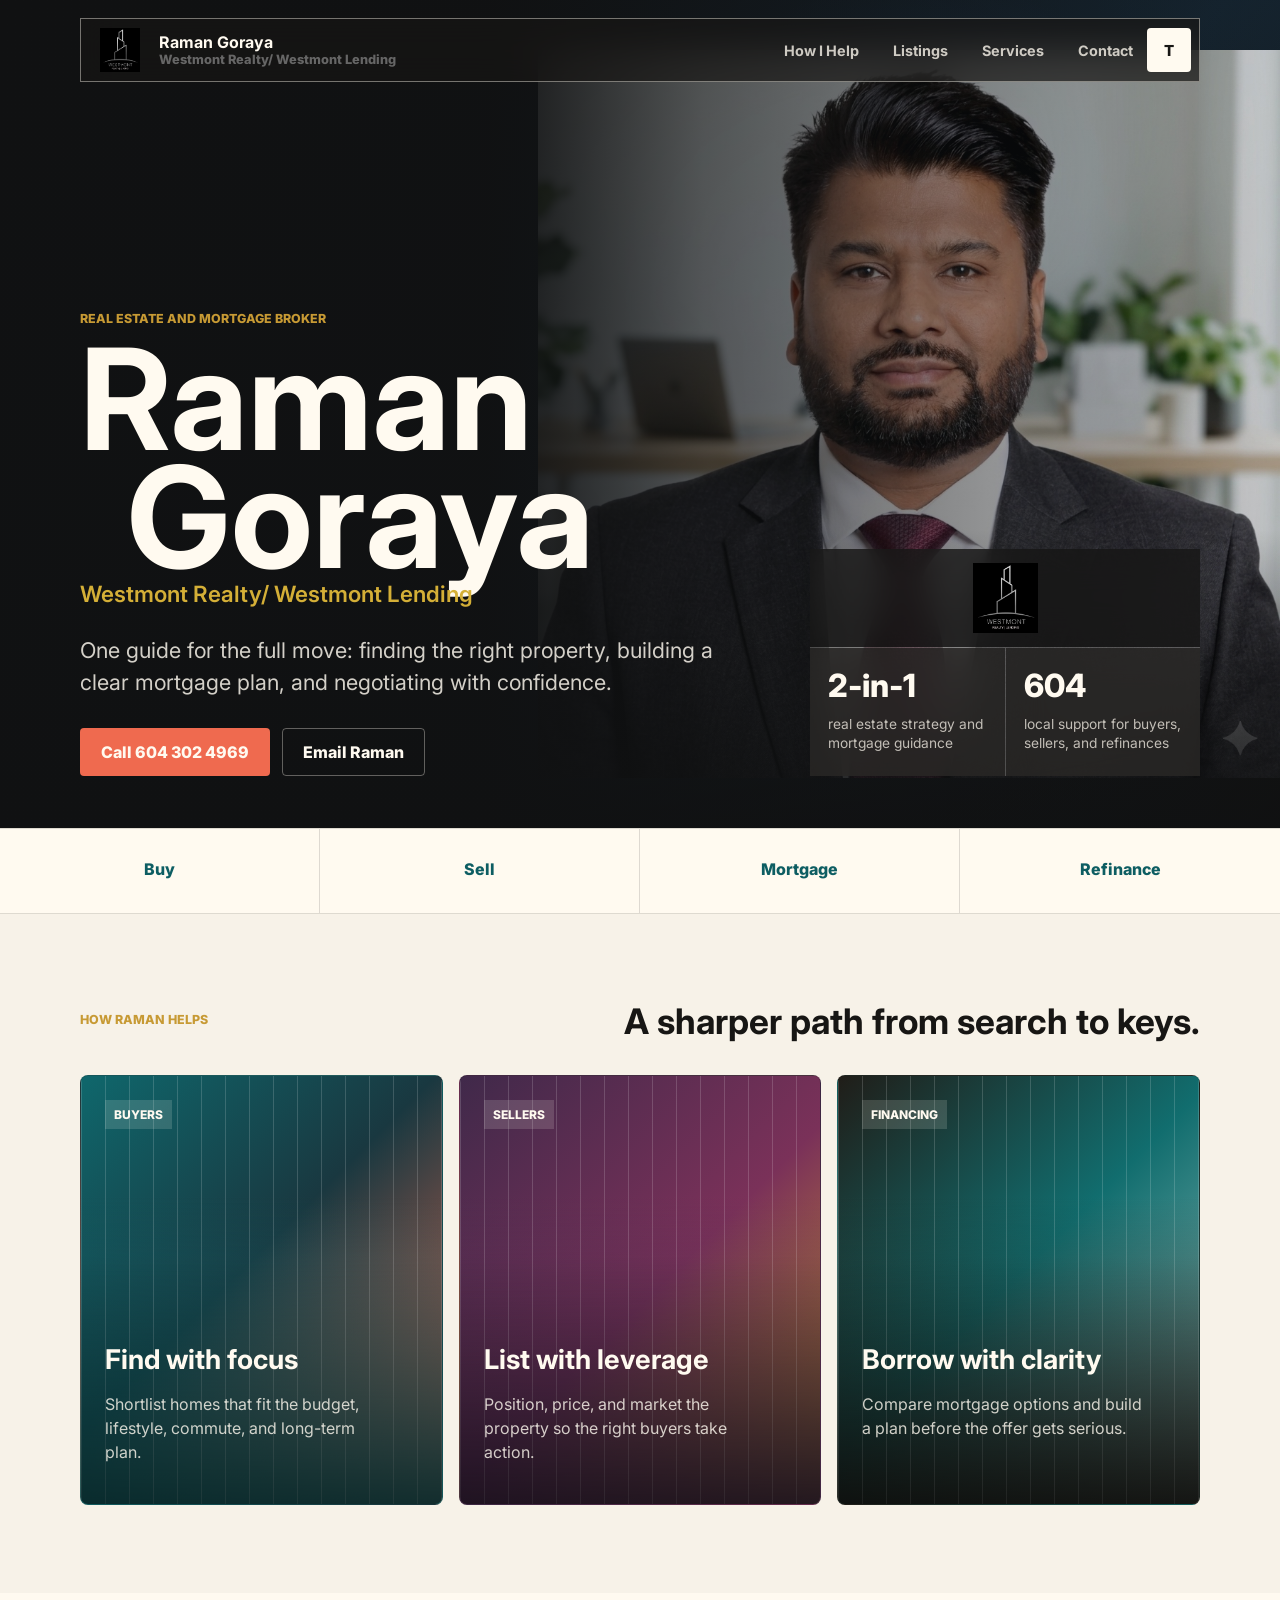
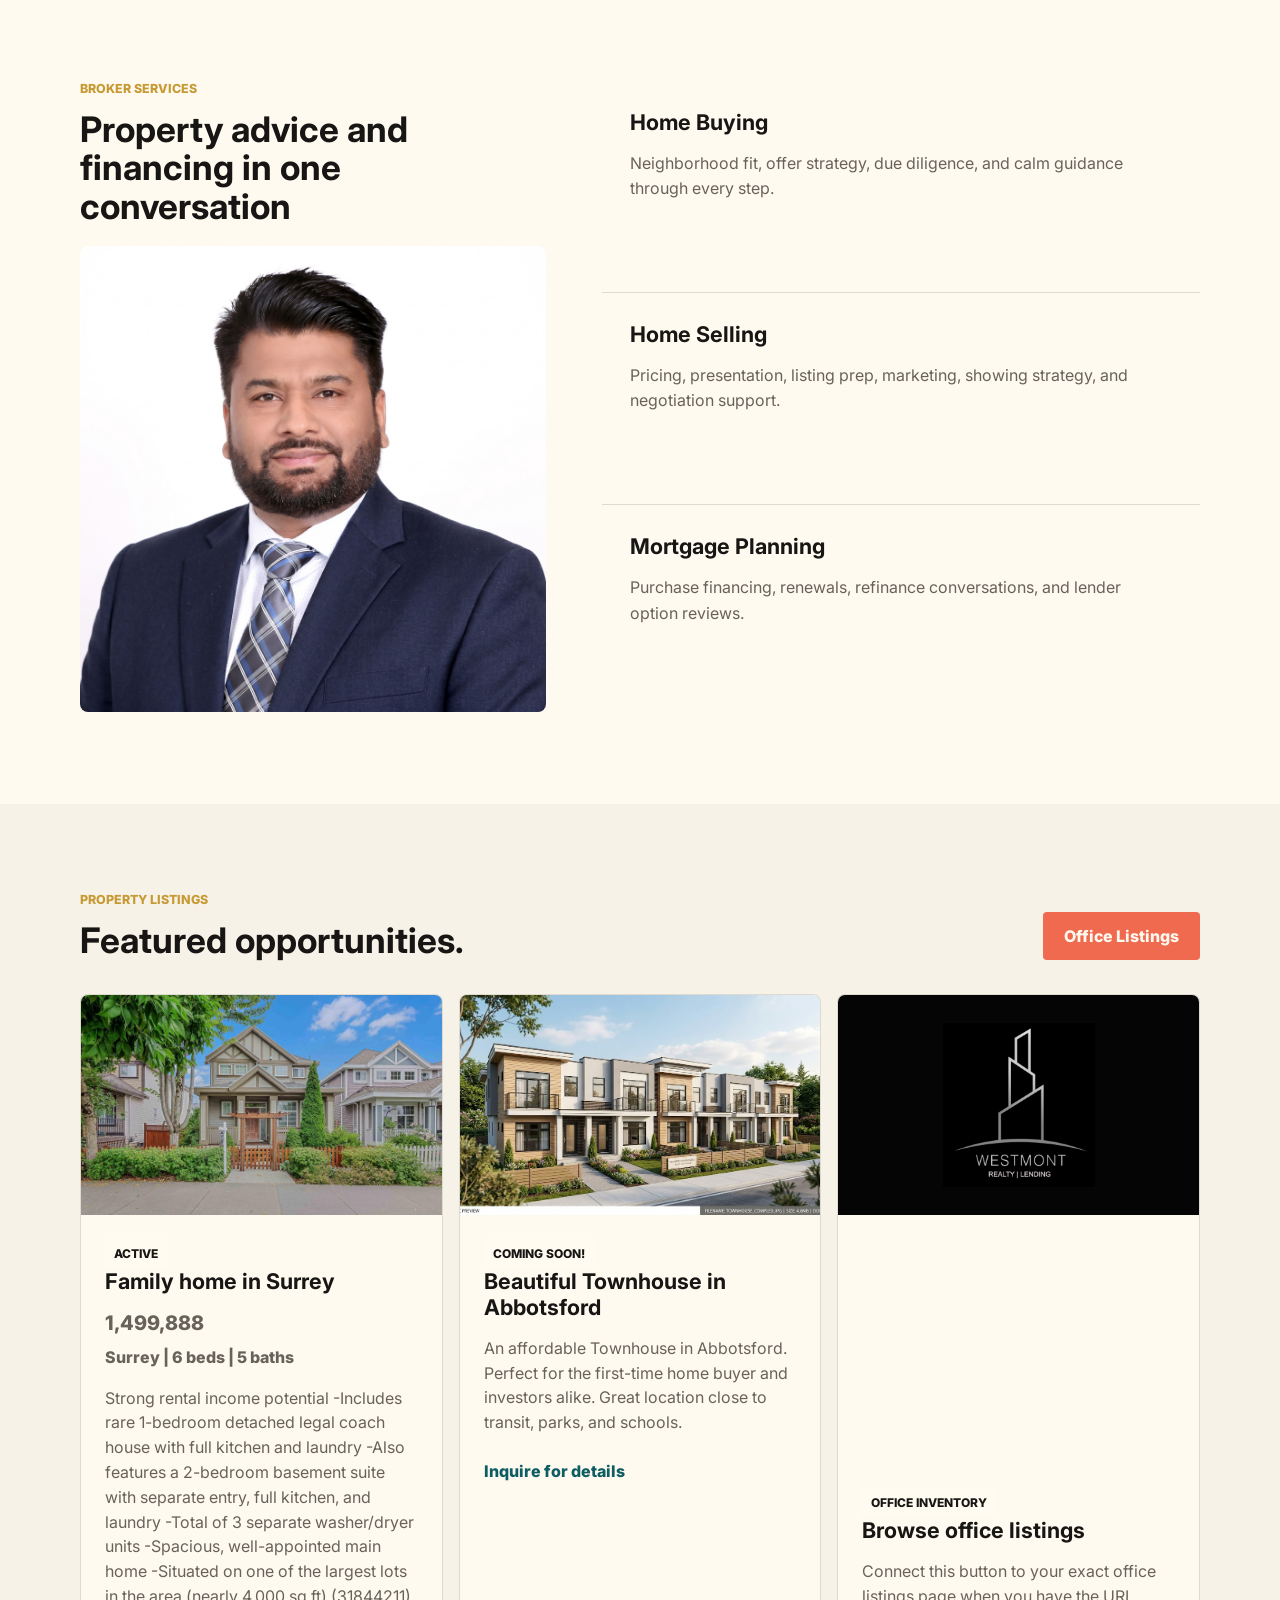
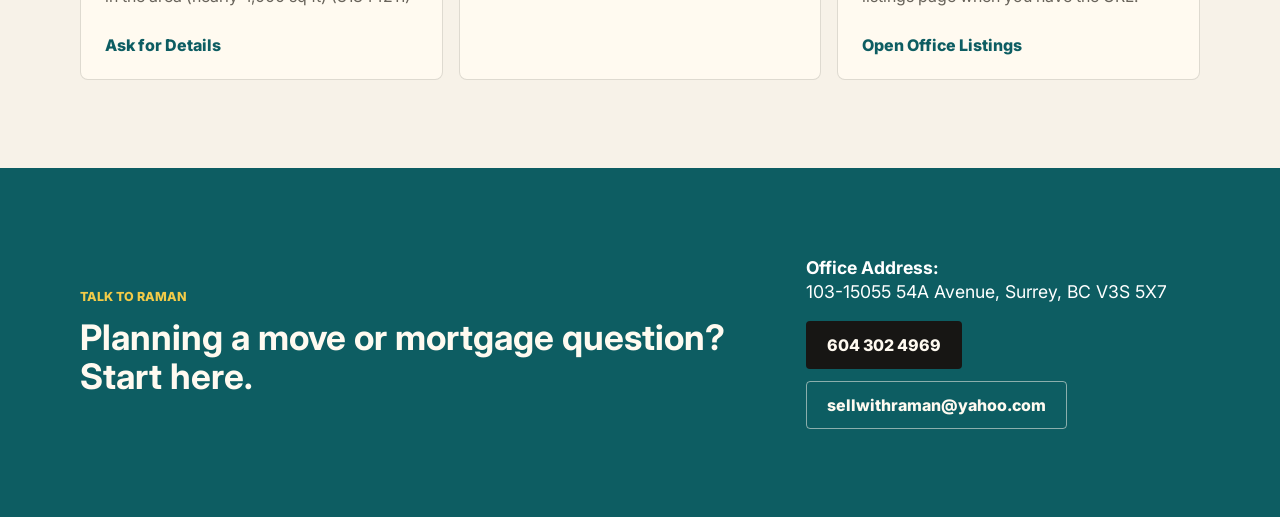
<file: index.html>
<!doctype html>
<html lang="en">
  <head>
    <meta charset="utf-8" />
    <meta name="viewport" content="width=device-width, initial-scale=1" />
    <title>Raman Goraya | Real Estate & Mortgage Broker</title>
    <link rel="preconnect" href="https://fonts.googleapis.com" />
    <link rel="preconnect" href="https://fonts.gstatic.com" crossorigin />
    <link href="https://fonts.googleapis.com/css2?family=Inter:wght@400;500;600;700;800&display=swap" rel="stylesheet" />
    <link rel="stylesheet" href="styles.css?v=3" />
    <link rel="icon" type="image/png" href="logo.png" />
  </head>
  <body>
    <main class="site-shell">
      <nav class="topbar" aria-label="Main navigation">
        <a class="brand" href="#" aria-label="Raman Goraya home" style="display: flex; align-items: center; gap: 12px; text-decoration: none;">
          <img class="brand-logo" src="logo.png" alt="" />
          <div style="display: flex; flex-direction: column; line-height: 1.2;">
            <span style="font-weight: 700; color: inherit;">Raman Goraya</span>
            <span style="font-size: 0.8rem; color: #666;">Westmont Realty/ Westmont Lending</span>
          </div>
        </a>
        <div class="nav-links">
          <a href="#work">How I Help</a>
          <a href="#listings">Listings</a>
          <a href="#services">Services</a>
          <a href="#contact">Contact</a>
        </div>
        <button class="icon-button" type="button" aria-label="Change theme" title="Change theme">
          <span aria-hidden="true">T</span>
        </button>
      </nav>

      <section class="hero" aria-labelledby="hero-title">
        <div class="hero-media">
          <img src="raman-image1.jpg?v=2" alt="Raman Goraya" />
        </div>
        <div class="hero-copy">
          <p class="eyebrow">Real estate and mortgage broker</p>
        <h1 id="hero-title" style="margin-bottom: 4px; display: flex; flex-direction: column; align-items: flex-start;">
  <span>Raman</span>
  <span style="padding-left: 2.95rem;">Goraya</span>
</h1>
          <p style="font-size: 1.4rem; font-weight: 600; color: #d4af37; margin-top: 0; margin-bottom: 16px;">Westmont Realty/ Westmont Lending</p>
          <p class="hero-text">
            One guide for the full move: finding the right property, building a clear mortgage plan, and negotiating with confidence.
          </p>
          <div class="hero-actions">
            <a class="button primary" href="tel:16043024969">Call 604 302 4969</a>
            <a class="button secondary" href="mailto:sellwithraman@yahoo.com">Email Raman</a>
          </div>
        </div>
        <aside class="signal-panel" aria-label="Broker highlights">
          <img class="panel-logo" src="logo.png" alt="Westmont Realty Lending" />
          <div>
            <span class="metric">2-in-1</span>
            <span class="metric-label">real estate strategy and mortgage guidance</span>
          </div>
          <div>
            <span class="metric">604</span>
            <span class="metric-label">local support for buyers, sellers, and refinances</span>
          </div>
        </aside>
      </section>

      <section class="ticker" aria-label="Capabilities">
        <span>Buy</span>
        <span>Sell</span>
        <span>Mortgage</span>
        <span>Refinance</span>
      </section>

      <section id="work" class="work-section" aria-labelledby="work-title">
        <div class="section-heading">
          <p class="eyebrow">How Raman helps</p>
          <h2 id="work-title">A sharper path from search to keys.</h2>
        </div>
        <div class="work-grid">
          <article class="work-card color-a">
            <span class="card-kicker">Buyers</span>
            <h3>Find with focus</h3>
            <p>Shortlist homes that fit the budget, lifestyle, commute, and long-term plan.</p>
          </article>
          <article class="work-card color-b">
            <span class="card-kicker">Sellers</span>
            <h3>List with leverage</h3>
            <p>Position, price, and market the property so the right buyers take action.</p>
          </article>
          <article class="work-card color-c">
            <span class="card-kicker">Financing</span>
            <h3>Borrow with clarity</h3>
            <p>Compare mortgage options and build a plan before the offer gets serious.</p>
          </article>
        </div>
      </section>

      <section id="services" class="split-section" aria-labelledby="services-title">
        <div>
          <p class="eyebrow">Broker services</p>
          <h2 id="services-title">Property advice and financing in one conversation</h2>
          <img src="raman-photo1.jpg" alt="Call Now!" style="width: 100%; margin-top: 20px; border-radius: 8px;" />
        </div>
        <div class="service-list">
          <article>
            <h3>Home Buying</h3>
            <p>Neighborhood fit, offer strategy, due diligence, and calm guidance through every step.</p>
          </article>
          <article>
            <h3>Home Selling</h3>
            <p>Pricing, presentation, listing prep, marketing, showing strategy, and negotiation support.</p>
          </article>
          <article>
            <h3>Mortgage Planning</h3>
            <p>Purchase financing, renewals, refinance conversations, and lender option reviews.</p>
          </article>
        </div>
      </section>

      <section id="listings" class="listings-section" aria-labelledby="listings-title">
        <div class="section-heading">
          <div>
            <p class="eyebrow">Property listings</p>
            <h2 id="listings-title">Featured opportunities.</h2>
          </div>
          <a class="button primary" href="https://www.realtor.ca/agent/2255813/raman-goraya-103-15055-54-a-avenue-surrey-british-columbia-v3s5x7" target="_blank" rel="noreferrer">Office Listings</a>
        </div>
        <div class="listing-grid" id="listing-grid">
          <article class="listing-card office-card">
            <img src="logo.png" alt="Westmont Realty Lending" />
            <div class="listing-copy">
              <span class="card-kicker">Office inventory</span>
              <h3>Browse office listings</h3>
              <p>Connect this button to your exact office listings page when you have the URL.</p>
              <a href="https://www.realtor.ca/agent/2255813/raman-goraya-103-15055-54-a-avenue-surrey-british-columbia-v3s5x7" target="_blank" rel="noreferrer">Open Office Listings</a>
            </div>
          </article>
        </div>
      </section>

      <section id="contact" class="contact-band" aria-labelledby="contact-title">
        <div>
          <p class="eyebrow">Talk to Raman</p>
          <h2 id="contact-title">Planning a move or mortgage question? Start here.</h2>
        </div>
        <div class="contact-actions" style="display: flex; flex-direction: column; gap: 16px; align-items: flex-start;">
          <p style="margin: 0; font-size: 1.1rem; color: #fff; line-height: 1.4;">
            <strong>Office Address:</strong><br />
            103-15055 54A Avenue, Surrey, BC V3S 5X7
          </p>
          <div style="display: flex; gap: 12px; flex-wrap: wrap;">
            <a class="button primary dark" href="tel:16043024969">604 302 4969</a>
            <a class="button secondary dark-outline" href="mailto:sellwithraman@yahoo.com">sellwithraman@yahoo.com</a>
          </div>
        </div>
      </section>
    </main>
<script src="listings.js?v=1"></script>
  <script src="script.js?v=2"></script>

  <div id="admin-panel" style="display: none; position: fixed; bottom: 20px; right: 20px; z-index: 10000; background: #fff; padding: 12px; border: 2px solid #d4af37; border-radius: 8px; box-shadow: 0 4px 15px rgba(0,0,0,0.2); font-family: 'Inter', sans-serif;">
    <button id="edit-btn" onclick="toggleEditMode()" style="background: #111; color: #fff; border: none; padding: 10px 16px; font-weight: 600; border-radius: 4px; cursor: pointer; transition: background 0.2s;">
      Open Visual Editor
    </button>
  </div>

  <script>
  let isEditing = false;
  let activeElement = null;

  // Secret Key Shortcut: Pressing the backtick key (`) opens your editor
  document.addEventListener('keydown', function(e) {
    if (e.key === '`') {
      e.preventDefault();
      const panel = document.getElementById('admin-panel');
      if (panel.style.display === 'none') {
        panel.style.display = 'block';
      } else if (!isEditing) {
        panel.style.display = 'none';
      }
    }
  });
  // Track which item you are editing to show position arrows
  document.addEventListener('click', function(e) {
    if (!isEditing) return;
    if (e.target.closest('#admin-panel') || e.target.closest('#position-controls')) return;
    
    activeElement = e.target;
    showPositionControls(activeElement);
  });

  function showPositionControls(el) {
    let controls = document.getElementById('position-controls');
    if (!controls) {
      controls = document.createElement('div');
      controls.id = 'position-controls';
      controls.style = 'position: absolute; z-index: 10001; background: #111; padding: 4px; border-radius: 4px; display: flex; gap: 4px;';
      controls.contentEditable = false;
      controls.innerHTML = `
        <button onclick="moveText('up')" style="background:none;color:#fff;border:none;cursor:pointer;font-weight:bold;padding:2px 6px;">↑</button>
        <button onclick="moveText('down')" style="background:none;color:#fff;border:none;cursor:pointer;font-weight:bold;padding:2px 6px;">↓</button>
        <button onclick="moveText('left')" style="background:none;color:#fff;border:none;cursor:pointer;font-weight:bold;padding:2px 6px;">←</button>
        <button onclick="moveText('right')" style="background:none;color:#fff;border:none;cursor:pointer;font-weight:bold;padding:2px 6px;">→</button>
      `;
      document.body.appendChild(controls);
    }
    
    const rect = el.getBoundingClientRect();
    controls.style.top = \`\${rect.top + window.scrollY - 30}px\`;
    controls.style.left = \`\${rect.left + window.scrollX}px\`;
    controls.style.display = 'flex';
  }

  function moveText(direction) {
    if (!activeElement) return;
    
    let currentTop = parseInt(window.getComputedStyle(activeElement).marginTop) || 0;
    let currentBottom = parseInt(window.getComputedStyle(activeElement).marginBottom) || 0;
    let currentLeft = parseInt(window.getComputedStyle(activeElement).paddingLeft) || 0;

    if (direction === 'up') {
      activeElement.style.marginTop = \`\${currentTop - 2}px\`;
    } else if (direction === 'down') {
      activeElement.style.marginBottom = \`\${currentBottom - 2}px\`;
      activeElement.style.marginTop = \`\${currentTop + 2}px\`;
    } else if (direction === 'left') {
      activeElement.style.paddingLeft = \`\${Math.max(0, currentLeft - 2)}px\`;
    } else if (direction === 'right') {
      activeElement.style.paddingLeft = \`\${currentLeft + 2}px\`;
    }
    
    showPositionControls(activeElement);
  }

  function toggleEditMode() {
    isEditing = !isEditing;
    const btn = document.getElementById('edit-btn');
    document.body.contentEditable = isEditing;
    
    if (isEditing) {
      btn.innerText = "Save & Download Index";
      btn.style.background = "#d4af37";
      btn.style.color = "#000";
      document.getElementById('admin-panel').contentEditable = false;
    } else {
      btn.innerText = "Open Visual Editor";
      btn.style.background = "#111";
      btn.style.color = "#fff";
      const controls = document.getElementById('position-controls');
      if (controls) controls.style.display = 'none';
      saveWebsiteChanges();
    }
  }

  function saveWebsiteChanges() {
    document.body.removeAttribute('contenteditable');
    document.getElementById('admin-panel').style.display = 'none';
    
    const controls = document.getElementById('position-controls');
    if (controls) controls.remove();
    
    const updatedHtml = "<!doctype html>\\n" + document.documentElement.outerHTML;
    const blob = new Blob([updatedHtml], { type: "text/html" });
    const a = document.createElement("a");
    a.href = URL.createObjectURL(blob);
    a.download = "index.html";
    a.click();
    
    alert("Success! Your modified index.html has been downloaded. Simply drag and drop this file back into your GitHub repository to update your live site.");
    document.getElementById('admin-panel').contentEditable = false;
  }
  </script>
</body>
</html>
</file>
<file: styles.css>
:root {
  --ink: #171614;
  --muted: #68635a;
  --paper: #f7f2e8;
  --panel: #fffaf0;
  --coral: #ef6a4f;
  --teal: #0d5d62;
  --gold: #c79a34;
  --plum: #47334f;
  --line: rgba(23, 22, 20, 0.14);
}

* {
  box-sizing: border-box;
}

html {
  scroll-behavior: smooth;
}

body {
  margin: 0;
  min-width: 320px;
  background: var(--paper);
  color: var(--ink);
  font-family: Inter, system-ui, -apple-system, BlinkMacSystemFont, "Segoe UI", sans-serif;
}

a {
  color: inherit;
  text-decoration: none;
}

.site-shell {
  min-height: 100vh;
  overflow: hidden;
}

.topbar {
  position: fixed;
  top: 18px;
  left: 50%;
  z-index: 10;
  display: grid;
  grid-template-columns: minmax(0, 1fr) auto 44px;
  align-items: center;
  width: min(1120px, calc(100% - 32px));
  min-height: 64px;
  padding: 7px 8px 7px 12px;
  border: 1px solid rgba(255, 250, 240, 0.42);
  background: rgba(23, 22, 20, 0.7);
  color: #fffaf0;
  backdrop-filter: blur(18px);
  transform: translateX(-50%);
}

.brand {
  display: inline-flex;
  align-items: center;
  gap: 10px;
  min-width: 0;
  font-weight: 800;
}

.brand-logo {
  width: 54px;
  height: 44px;
  object-fit: contain;
  border-radius: 3px;
}

.brand span {
  overflow: hidden;
  text-overflow: ellipsis;
  white-space: nowrap;
}

.nav-links {
  display: flex;
  gap: 6px;
}

.nav-links a {
  padding: 12px 14px;
  border-radius: 4px;
  color: rgba(255, 250, 240, 0.78);
  font-size: 0.9rem;
  font-weight: 700;
}

.nav-links a:hover,
.nav-links a:focus-visible {
  background: rgba(255, 250, 240, 0.12);
  color: #fffaf0;
}

.icon-button {
  display: grid;
  width: 44px;
  height: 44px;
  place-items: center;
  border: 0;
  border-radius: 4px;
  background: #fffaf0;
  color: var(--ink);
  cursor: pointer;
  font: inherit;
  font-size: 0.95rem;
  font-weight: 800;
}

.hero {
  position: relative;
  display: grid;
  min-height: 92vh;
  padding: 132px max(24px, calc((100vw - 1120px) / 2)) 52px;
  overflow: hidden;
  background:
    radial-gradient(circle at 72% 36%, rgba(40, 74, 128, 0.5), transparent 30%),
    linear-gradient(135deg, #101112, #162836 58%, #11100e);
  color: #fffaf0;
}

.hero::after {
  position: absolute;
  inset: 0;
  background:
    linear-gradient(90deg, rgba(16, 17, 18, 0.98) 0 38%, rgba(16, 17, 18, 0.66) 55%, rgba(16, 17, 18, 0.18)),
    linear-gradient(0deg, rgba(16, 17, 18, 0.9), rgba(16, 17, 18, 0) 36%);
  content: "";
}

.hero-media {
  position: absolute;
  inset: 0 0 0 auto;
  width: min(58vw, 820px);
}

.hero-media img {
  width: 100%;
  height: 100%;
  object-fit: contain;
  object-position: right center;
  opacity: 0.94;
}

.hero-copy {
  position: relative;
  z-index: 1;
  align-self: end;
  width: min(760px, 100%);
}

.eyebrow {
  margin: 0 0 14px;
  color: var(--gold);
  font-size: 0.78rem;
  font-weight: 800;
  letter-spacing: 0;
  text-transform: uppercase;
}

h1,
h2,
h3,
p {
  overflow-wrap: anywhere;
}

h1 {
  max-width: 9ch;
  margin: 0;
  font-size: clamp(4rem, 11vw, 10rem);
  line-height: 0.84;
  letter-spacing: 0;
}

h2 {
  margin: 0;
  font-size: 2.2rem; /* Shrunk down to a clean, fixed size */
  line-height: 1.1;   /* Slightly increased so lines don't overlap at a smaller size */
  letter-spacing: 0;
}

h3 {
  margin: 0;
  font-size: 1.35rem;
}

.hero-text {
  max-width: 640px;
  margin: 28px 0 0;
  color: rgba(255, 250, 240, 0.82);
  font-size: clamp(1.05rem, 1.7vw, 1.35rem);
  line-height: 1.45;
}

.hero-actions {
  display: flex;
  flex-wrap: wrap;
  gap: 12px;
  margin-top: 30px;
}

.button {
  display: inline-flex;
  align-items: center;
  justify-content: center;
  min-height: 48px;
  padding: 0 20px;
  border: 1px solid transparent;
  border-radius: 4px;
  font-weight: 800;
}

.button.primary {
  background: var(--coral);
  color: #fffaf0;
}

.button.secondary {
  border-color: rgba(255, 250, 240, 0.34);
  color: #fffaf0;
}

.button.dark {
  background: var(--ink);
}

.button.dark-outline {
  border-color: rgba(255, 250, 240, 0.52);
  background: transparent;
}

.button.outline-ink {
  border-color: rgba(23, 22, 20, 0.24);
  color: var(--ink);
}

.signal-panel {
  position: absolute;
  right: max(24px, calc((100vw - 1120px) / 2));
  bottom: 52px;
  z-index: 1;
  display: grid;
  grid-template-columns: repeat(2, minmax(130px, 1fr));
  gap: 1px;
  width: min(390px, calc(100% - 48px));
  background: rgba(255, 250, 240, 0.24);
}

.signal-panel > div {
  min-height: 128px;
  padding: 18px;
  background: rgba(23, 22, 20, 0.72);
  backdrop-filter: blur(18px);
}

.panel-logo {
  grid-column: 1 / -1;
  width: 100%;
  height: 98px;
  padding: 14px;
  object-fit: contain;
  background: rgba(0, 0, 0, 0.72);
  backdrop-filter: blur(18px);
}

.metric {
  display: block;
  font-size: 2rem;
  font-weight: 800;
}

.metric-label {
  display: block;
  margin-top: 10px;
  color: rgba(255, 250, 240, 0.72);
  font-size: 0.86rem;
  line-height: 1.35;
}

.ticker {
  display: grid;
  grid-template-columns: repeat(4, 1fr);
  border-block: 1px solid var(--line);
  background: var(--panel);
}

.ticker span {
  min-height: 84px;
  padding: 30px 24px;
  border-right: 1px solid var(--line);
  color: var(--teal);
  font-weight: 800;
  text-align: center;
}

.ticker span:last-child {
  border-right: 0;
}

.work-section,
.split-section,
.media-section,
.listings-section,
.contact-band {
  padding: 88px max(24px, calc((100vw - 1120px) / 2));
}

.section-heading {
  display: flex;
  align-items: end;
  justify-content: space-between;
  gap: 32px;
  margin-bottom: 34px;
}

.work-grid {
  display: grid;
  grid-template-columns: repeat(3, 1fr);
  gap: 16px;
}

.work-card {
  position: relative;
  min-height: 390px;
  padding: 24px;
  overflow: hidden;
  border: 1px solid var(--line);
  border-radius: 8px;
  color: #fffaf0;
}

.work-card::before {
  position: absolute;
  inset: 0;
  background:
    linear-gradient(180deg, transparent 0 42%, rgba(0, 0, 0, 0.56)),
    repeating-linear-gradient(90deg, rgba(255, 255, 255, 0.16) 0 1px, transparent 1px 24px);
  content: "";
}

.work-card > * {
  position: relative;
  z-index: 1;
}

.work-card h3 {
  margin-top: 214px;
  font-size: 1.7rem;
}

.work-card p {
  max-width: 28ch;
  color: rgba(255, 250, 240, 0.8);
  line-height: 1.5;
}

.card-kicker {
  display: inline-block;
  padding: 7px 9px;
  background: rgba(255, 250, 240, 0.15);
  font-size: 0.75rem;
  font-weight: 800;
  text-transform: uppercase;
}

.color-a {
  background:
    linear-gradient(180deg, rgba(15, 103, 108, 0) 0 28%, rgba(15, 103, 108, 0.88)),
    linear-gradient(135deg, #0f676c, #193840 45%, #ef6a4f);
}

.color-b {
  background:
    linear-gradient(180deg, rgba(64, 41, 74, 0) 0 28%, rgba(64, 41, 74, 0.88)),
    linear-gradient(135deg, #40294a, #7a3159 52%, #d6a02a);
}

.color-c {
  background:
    linear-gradient(180deg, rgba(32, 29, 24, 0) 0 28%, rgba(32, 29, 24, 0.88)),
    linear-gradient(135deg, #201d18, #116d6e 48%, #9ec7c2);
}

.split-section {
  display: grid;
  grid-template-columns: 0.78fr 1fr;
  gap: 56px;
  background: #fffaf0;
}

.service-list {
  display: grid;
  gap: 1px;
  background: var(--line);
}

.service-list article {
  padding: 28px;
  background: #fffaf0;
}

.service-list p {
  margin-bottom: 0;
  color: var(--muted);
  line-height: 1.6;
}

.media-section {
  background: #171614;
  color: #fffaf0;
}

.media-section .section-heading {
  align-items: start;
}

.video-grid {
  display: grid;
  grid-template-columns: minmax(0, 1.25fr) minmax(260px, 0.75fr);
  gap: 16px;
}

.video-card,
.upload-note,
.listing-card {
  border-radius: 8px;
  overflow: hidden;
}

.video-card {
  display: grid;
  grid-template-columns: minmax(0, 1.15fr) minmax(250px, 0.85fr);
  min-height: 360px;
  border: 1px solid rgba(255, 250, 240, 0.16);
  background: rgba(255, 250, 240, 0.08);
}

.video-card video {
  width: 100%;
  height: 100%;
  min-height: 320px;
  object-fit: cover;
  background: #060605;
}

.video-poster {
  position: relative;
  min-height: 320px;
  background-position: center;
  background-size: cover;
}

.video-poster::after {
  position: absolute;
  inset: 0;
  background: linear-gradient(180deg, rgba(0, 0, 0, 0), rgba(0, 0, 0, 0.32));
  content: "";
}

.play-badge {
  position: absolute;
  right: 24px;
  bottom: 24px;
  z-index: 1;
  display: inline-flex;
  align-items: center;
  justify-content: center;
  min-width: 86px;
  min-height: 44px;
  border-radius: 4px;
  background: #fffaf0;
  color: var(--ink);
  font-weight: 800;
}

.video-card .video-copy {
  align-self: end;
  padding: 28px;
}

.video-card p,
.upload-note p {
  color: rgba(255, 250, 240, 0.72);
  line-height: 1.6;
}

.video-copy a {
  display: inline-flex;
  margin-top: 10px;
  color: #f3cb48;
  font-weight: 800;
}

.upload-note {
  padding: 28px;
  border: 1px solid rgba(255, 250, 240, 0.16);
  background:
    linear-gradient(135deg, rgba(239, 106, 79, 0.18), transparent 42%),
    rgba(255, 250, 240, 0.08);
}

.listings-section {
  background: var(--paper);
}

.listing-grid {
  display: grid;
  grid-template-columns: repeat(3, minmax(0, 1fr));
  gap: 16px;
}

.listing-card {
  border: 1px solid var(--line);
  background: #fffaf0;
}

.listing-image {
  display: block;
  width: 100%;
  height: 220px;
  object-fit: cover;
  background: #11100e;
}

.listing-photo {
  min-height: 220px;
  background: linear-gradient(180deg, rgba(23, 22, 20, 0), rgba(23, 22, 20, 0.54)), linear-gradient(135deg, #0f676c, #193840 48%, #d6a02a);
  background-size: cover;
  background-position: center;
  background-repeat: no-repeat;
}

.listing-photo-b {
  min-height: 220px;
  background: linear-gradient(180deg, rgba(23, 22, 20, 0), rgba(23, 22, 20, 0.54)), linear-gradient(135deg, #40294a, #7a3159 48%, #ef6a4f);
  background-size: cover;
  background-position: center;
  background-repeat: no-repeat;
}

.listing-copy {
  padding: 24px;
}

.listing-copy p {
  color: var(--muted);
  line-height: 1.55;
}

.listing-price {
  margin: 14px 0 0;
  color: var(--ink);
  font-size: 1.25rem;
  font-weight: 800;
}

.listing-details {
  margin: 6px 0 0;
  color: var(--teal);
  font-weight: 800;
}

.listing-copy a {
  display: inline-flex;
  margin-top: 10px;
  color: var(--teal);
  font-weight: 800;
}

.office-card {
  display: grid;
  align-content: space-between;
}

.office-card img {
  width: 100%;
  height: 220px;
  padding: 28px;
  object-fit: contain;
  background: #050505;
}

.contact-band {
  display: flex;
  align-items: center;
  justify-content: space-between;
  gap: 28px;
  background: var(--teal);
  color: #fffaf0;
}

.contact-actions {
  display: flex;
  flex-wrap: wrap;
  gap: 12px;
}

.contact-band .eyebrow {
  color: #f3cb48;
}

.contact-band h2 {
  max-width: 760px;
}

body.alt-theme {
  --paper: #edf3ef;
  --panel: #f9fff9;
  --coral: #c9475d;
  --teal: #275f4c;
  --gold: #c2842e;
  --plum: #24394f;
}

@media (max-width: 820px) {
  .topbar {
    grid-template-columns: 1fr 44px;
  }

  .nav-links {
    display: none;
  }

  .hero {
    min-height: 820px;
  }

  .hero::after {
    background:
      linear-gradient(180deg, rgba(16, 17, 18, 0.22), rgba(16, 17, 18, 0.88) 48%, rgba(16, 17, 18, 0.96)),
      linear-gradient(90deg, rgba(16, 17, 18, 0.64), rgba(16, 17, 18, 0.16));
  }

  .hero-media {
    inset: 0 0 auto;
    width: 100%;
    height: 52%;
  }

  .hero-media img {
    object-position: center top;
  }

  .signal-panel {
    position: relative;
    right: auto;
    bottom: auto;
    align-self: end;
    margin-top: 34px;
  }

  .ticker,
  .work-grid,
  .split-section,
  .video-grid,
  .video-card,
  .listing-grid {
    grid-template-columns: 1fr;
  }

  .ticker span {
    border-right: 0;
    border-bottom: 1px solid var(--line);
  }

  .section-heading,
  .contact-band {
    align-items: start;
    flex-direction: column;
  }

.listing-card:nth-of-type(2) .listing-copy a {
  font-weight: 800;
  text-transform: uppercase;
  letter-spacing: 0.05em;
  font-size: 1.25rem; 
  display: inline-block;
  margin-top: 12px;
  color: #ef6a4f; /* Gives your special call-to-action an eye-catching color */
}
  
@media (max-width: 520px) {
  .hero {
    padding-top: 112px;
  }

  h1 {
    font-size: clamp(3.35rem, 20vw, 5.6rem);
  }

  .brand-logo {
    width: 48px;
    height: 38px;
  }

  .signal-panel {
    grid-template-columns: 1fr;
  }

  .work-card {
    min-height: 330px;
  }

  .work-card h3 {
    margin-top: 160px;
  }
  
} /* This closing bracket ends the mobile media query perfectly */

/* Increase the font size of the property card buttons everywhere */
.listing-card .button, 
.listing-card a {
    font-size: 2.0rem; /* Made it noticeably larger and clean */
    font-weight: 600;  
    display: inline-block;
}
</file>
